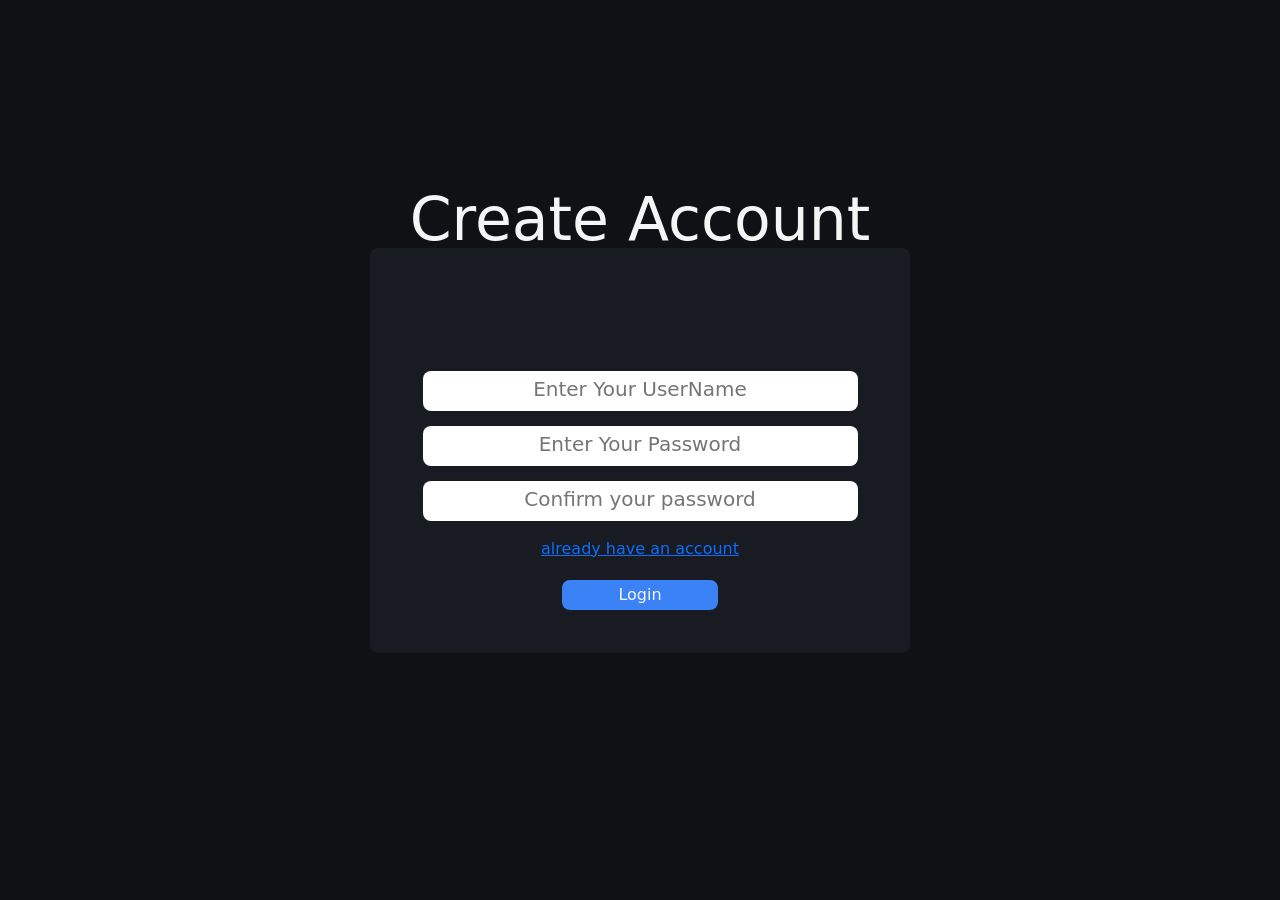
<file: index.html>
<!DOCTYPE html>
<html lang="en">
<head>
    <meta charset="UTF-8">
    <meta name="viewport" content="width=device-width, initial-scale=1.0">
    <title>Create</title>
    <link rel="stylesheet" href="create.css">
    <link href="https://cdn.jsdelivr.net/npm/bootstrap@5.3.8/dist/css/bootstrap.min.css" rel="stylesheet" integrity="sha384-sRIl4kxILFvY47J16cr9ZwB07vP4J8+LH7qKQnuqkuIAvNWLzeN8tE5YBujZqJLB" crossorigin="anonymous">
</head>
<body id="body">
<div id="cover">
    <div id="hx">
        <h1>Create Account</h1>
    </div>
    
    <form>
        <input type="text" name="username" id="username" placeholder="Enter Your UserName" required>
        <input type="password" name="password" id="password" placeholder="Enter Your Password" required>
         <input type="password" name="cpassword" id="cpassword" placeholder="Confirm your password" required>
        
    </form>
    <p id="nigger"></p>
    <a href="login.html">already have an account</a>
    <button id="bttn" type="button">Login</button>
</div>
    <script src="create.js"></script>
    <script src="https://cdn.jsdelivr.net/npm/bootstrap@5.3.8/dist/js/bootstrap.bundle.min.js" integrity="sha384-FKyoEForCGlyvwx9Hj09JcYn3nv7wiPVlz7YYwJrWVcXK/BmnVDxM+D2scQbITxI" crossorigin="anonymous"></script>
</body>
</html>
</file>
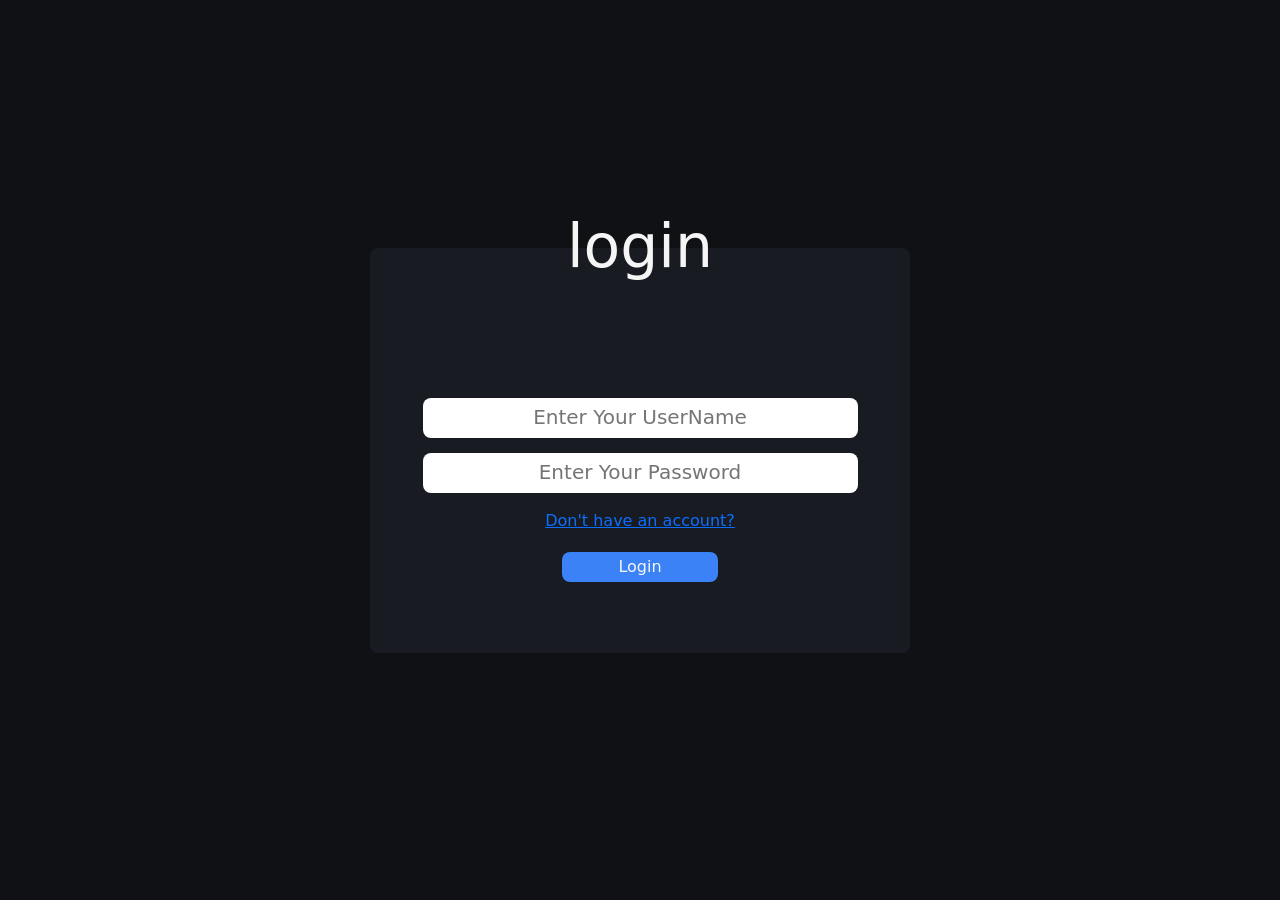
<file: login.html>
<!DOCTYPE html>
<html lang="en">
<head>
    <meta charset="UTF-8">
    <meta name="viewport" content="width=device-width, initial-scale=1.0">
    <title>Create</title>
    <link rel="stylesheet" href="login.css">
    <link href="https://cdn.jsdelivr.net/npm/bootstrap@5.3.8/dist/css/bootstrap.min.css" rel="stylesheet" integrity="sha384-sRIl4kxILFvY47J16cr9ZwB07vP4J8+LH7qKQnuqkuIAvNWLzeN8tE5YBujZqJLB" crossorigin="anonymous">
</head>
<body id="body">
<div id="cover">
    <div id="hx">
        <h1>login</h1>
    </div>
    
    <form>
        <input type="text" name="username" id="username" placeholder="Enter Your UserName" required>
        <input type="password" name="password" id="password" placeholder="Enter Your Password" required>
    </form>
    <p id="nigger"></p>
    <a href="index.html">Don't have an account?</a>
    <button id="bttn" type="button">Login</button>
</div>
    <script src="login.js"></script>
    <script src="https://cdn.jsdelivr.net/npm/bootstrap@5.3.8/dist/js/bootstrap.bundle.min.js" integrity="sha384-FKyoEForCGlyvwx9Hj09JcYn3nv7wiPVlz7YYwJrWVcXK/BmnVDxM+D2scQbITxI" crossorigin="anonymous"></script>
</body>
</html>
</file>
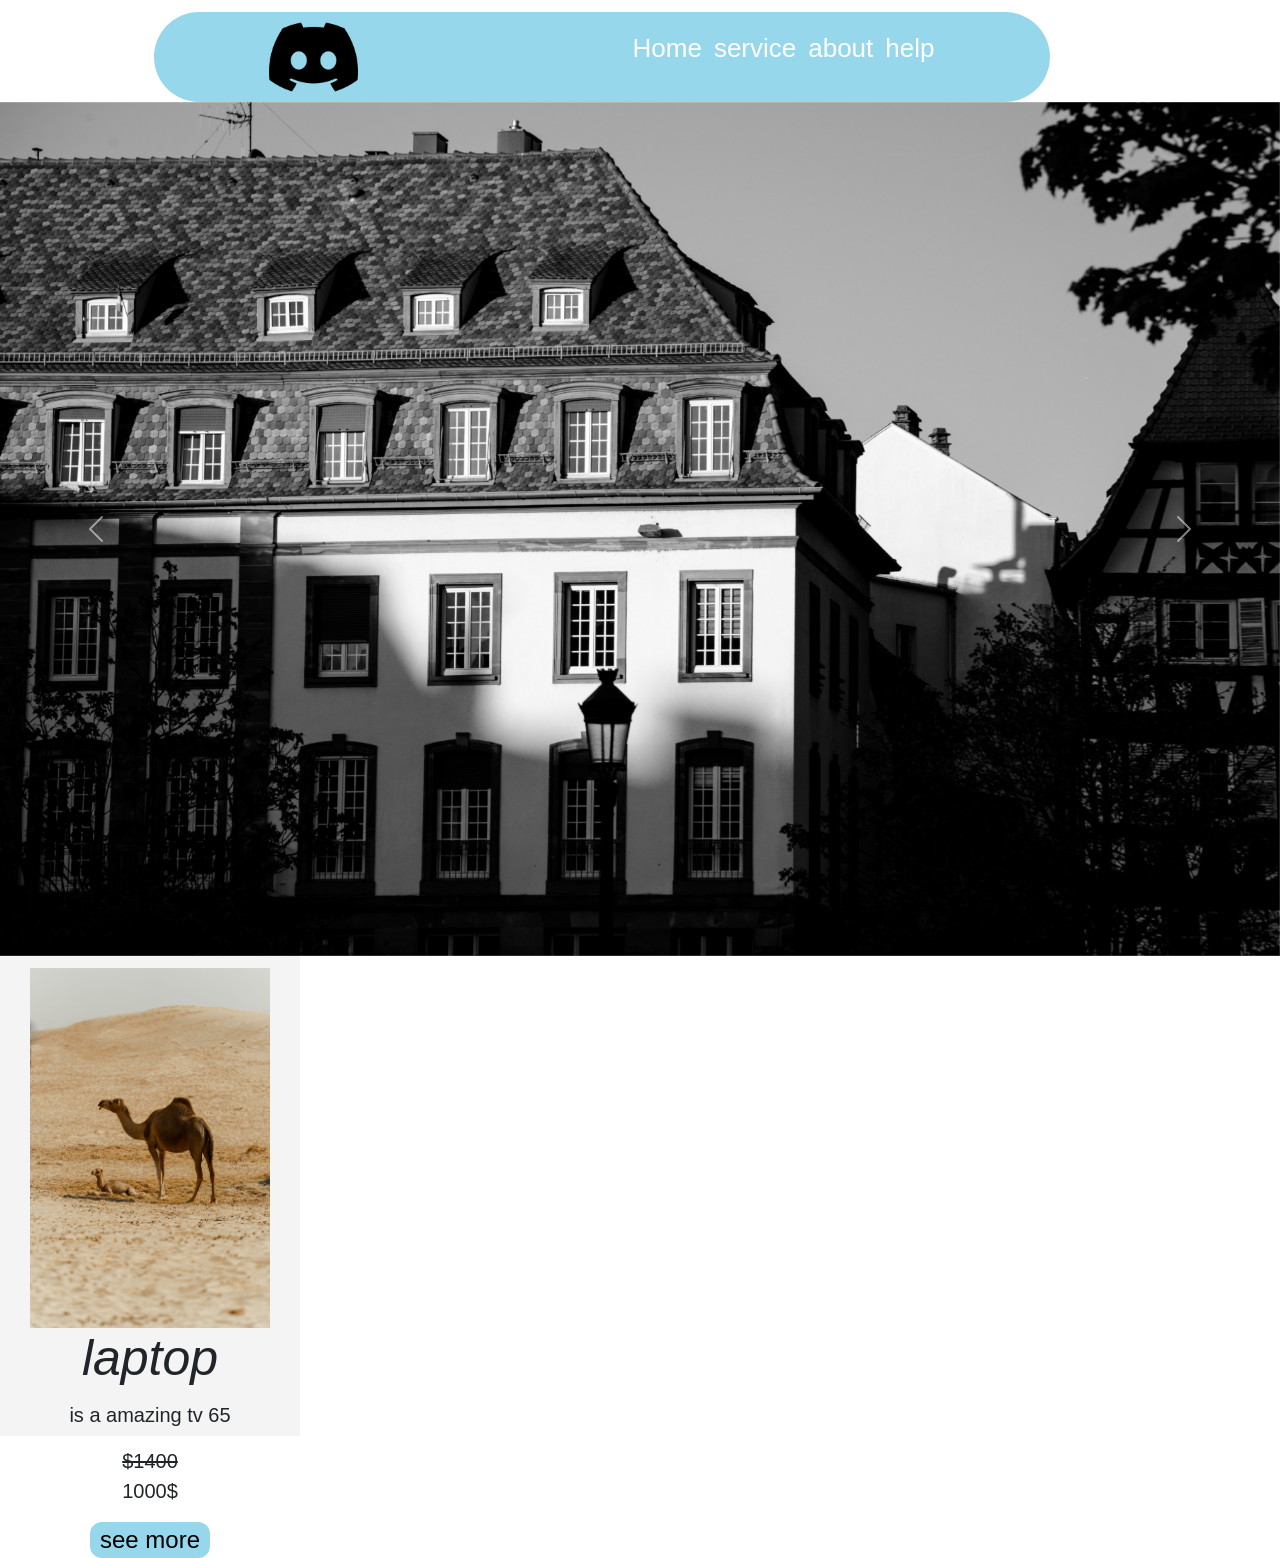
<file: pro.html>
<!DOCTYPE html>
<html lang="en">
<head>
    <meta charset="UTF-8">
    <link href="https://cdn.jsdelivr.net/npm/bootstrap@5.3.8/dist/css/bootstrap.min.css" rel="stylesheet" integrity="sha384-sRIl4kxILFvY47J16cr9ZwB07vP4J8+LH7qKQnuqkuIAvNWLzeN8tE5YBujZqJLB" crossorigin="anonymous">
    <meta name="viewport" content="width=device-width, initial-scale=1.0">
    <title>Document</title>
    <link rel="stylesheet" href="pro.css">
</head>
<body>
    <header>
        <img src="discord.png" alt="">
        <ul>
            <li><a href="#header">Home</a></li>
            <li><a href="#">service</a></li>
            <li><a href="#">about</a></li>
            <li><a href="#">help</a></li>
        </ul>
    </header>
    <div id="carouselExampleInterval" class="carousel slide" data-bs-ride="carousel">
  <div class="carousel-inner">
    <div class="carousel-item active" data-bs-interval="10000">
      <img src="pexels-ramonkaphotography-32116697.jpg" class="d-block w-100 imgn" alt="...">
    </div>
    <div class="carousel-item" data-bs-interval="2000">
      <img src="pexels-ramonkaphotography-32116697.jpg" class="d-block w-100" alt="...">
    </div>
    <div class="carousel-item">
      <img src="pexels-ramonkaphotography-32116697.jpg" class="d-block w-100" alt="...">
    </div>
  </div>
  <button class="carousel-control-prev" type="button" data-bs-target="#carouselExampleInterval" data-bs-slide="prev">
    <span class="carousel-control-prev-icon" aria-hidden="true"></span>
    <span class="visually-hidden">Previous</span>
  </button>
  <button class="carousel-control-next" type="button" data-bs-target="#carouselExampleInterval" data-bs-slide="next">
    <span class="carousel-control-next-icon" aria-hidden="true"></span>
    <span class="visually-hidden">Next</span>
  </button>
</div>
<div class="item">
  <img src="pexels-genihoka-35721246.jpg" alt="">
  <h2>laptop</h2>
  <p>is a amazing tv 65</p>
  <del>$1400</del>
  <p>1000$</p>
  <button id="btn">see more</button>
</div>


    <script src="https://cdn.jsdelivr.net/npm/bootstrap@5.3.8/dist/js/bootstrap.bundle.min.js" integrity="sha384-FKyoEForCGlyvwx9Hj09JcYn3nv7wiPVlz7YYwJrWVcXK/BmnVDxM+D2scQbITxI" crossorigin="anonymous"></script>
</body>
</html>
</file>
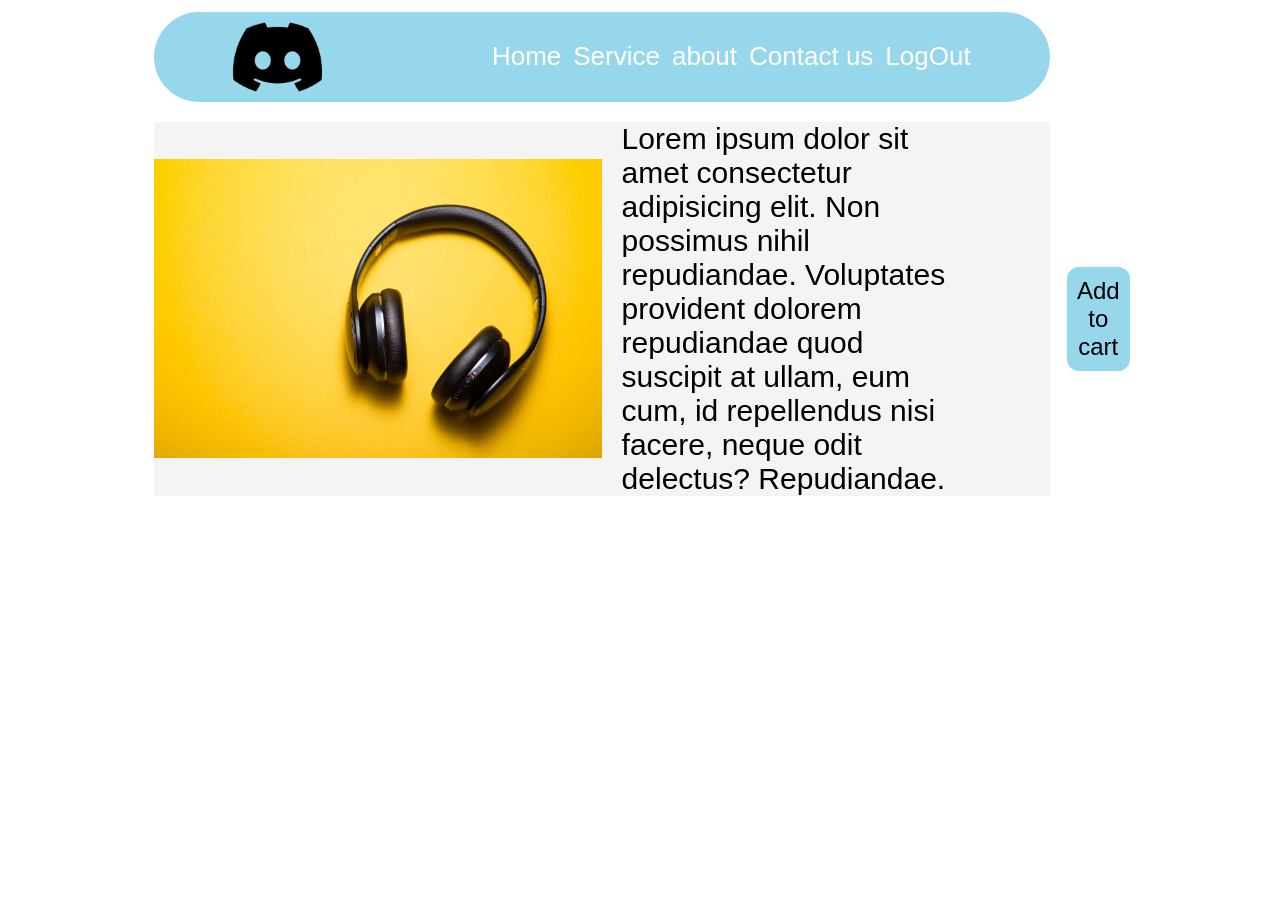
<file: prodel.html>
<!DOCTYPE html>
<html lang="en">
<head>
    <meta charset="UTF-8">
    <meta name="viewport" content="width=device-width, initial-scale=1.0">
    <title>Document</title>
    <link rel="stylesheet" href="prodel.css">
</head>
<body>
    <header>
        <img src="discord.png" alt="">
        <ul>
            <li><a href="pro.html">Home</a></li>
            <li><a href="#">Service</a></li>
            <li><a href="#">about</a></li>
            <li><a href="#">Contact us</a></li>
            <li><a href="login.html">LogOut</a></li>
        </ul>
    </header>
    <div class="pro">
        <img src="photo-1505740420928-5e560c06d30e.avif" alt="">
        <p>Lorem ipsum dolor sit amet consectetur adipisicing elit. Non possimus nihil repudiandae. Voluptates provident dolorem repudiandae quod suscipit at ullam, eum cum, id repellendus nisi facere, neque odit delectus? Repudiandae.</p>
        <br>
        <button class="btn">Add to cart</button>
    </div>
</body>
</html>
</file>
<file: create.css>
#body{
    min-height: 100vh;
    display: flex;
    justify-content: center;
    align-items: center;
    background-color: #0F1115;
}
a{
    text-decoration: none;
    color: #60A5FA;
}
form{
    display: flex;
    flex-direction: column;
    gap: 15px;
}
#cover {
    background-color: #181B21;
    height: 45vh;
    width: 60vh;
    display: flex;
    flex-direction: column;
    justify-content: center;
    align-items: center;
    border: none;
    border-radius: 8px;
}
#bttn{
    background-color: #3B82F6;
    border: none;
    margin-top: 19px;
    height: 30px;
    width: 156px;
    border-radius: 8px;
    color: #F5F5F5;
    transition: all 0.3s ease;
}
#bttn:hover{
    background-color: #2563EB;
}
input{
    width: 435px;
    border: none;
    border-radius: 8px;
    height: 40px;
}
input::placeholder{
    font-size: 20px;
    text-align: center;
}
#hx h1{
    position: relative;
    bottom: 108px;
    font-size: 60px;
    color: #F5F5F5;
}
</file>
<file: login.css>
#body{
    min-height: 100vh;
    display: flex;
    justify-content: center;
    align-items: center;
    background-color: #0F1115;
}
a{
    text-decoration: none;
    color: #60A5FA;
}
form{
    display: flex;
    flex-direction: column;
    gap: 15px;
}
#cover {
    background-color: #181B21;
    height: 45vh;
    width: 60vh;
    display: flex;
    flex-direction: column;
    justify-content: center;
    align-items: center;
    border: none;
    border-radius: 8px;
}
#bttn{
    background-color: #3B82F6;
    border: none;
    margin-top: 19px;
    height: 30px;
    width: 156px;
    border-radius: 8px;
    color: #F5F5F5;
    transition: all 0.3s ease;
}
#bttn:hover{
    background-color: #2563EB;
}
input{
    width: 435px;
    border: none;
    border-radius: 8px;
    height: 40px;
}
input::placeholder{
    font-size: 20px;
    text-align: center;
}
#hx h1{
    position: relative;
    bottom: 108px;
    font-size: 60px;
    color: #F5F5F5;
}
</file>
<file: pro.css>
*{
    margin: 0;
    padding: 0;
    box-sizing: border-box;
    font-family: Arial, Helvetica, sans-serif;

}
header{
    background-color: #97d7eb;
    color: white;
    display: flex;
    justify-content: space-around;
    align-items: center;
    border-radius: 200px;
    margin-top: 12px;
    width: 70%;
    margin-left: 12%;
}
header img{
    width: 10%;
}
ul{
    display: flex;
    justify-content: center;
    align-items: center;
}
li{
    padding-left: 12px;
    list-style: none;
}
a{
    text-decoration: none;
    color: white;
    font-size: 26px;
}
.imgn{
    width: 70%;
    height: 40%;
}
.big{
    margin-top: 120px;
    display: flex;
    justify-content: center;
    align-items: center;
    gap: 12px;
}
.item{
    width: 300px;
    height: 480px;
    background-color: #f4f4f4;
    font-size: 20px;
    text-align: center;
}
.item img{
    width: 80%;
    margin-top: 12px;
}
#btn{
    width: 120px;
    font-size: 24px;
    background-color: #97D7EB;
    border: none;
    border-radius: 12px;
    transition: all 0.4s;
}
#btn:hover{
    background-color: #8bc2d3;
    transform: scale(1.2);
}
h2{
    text-align: center;
    font-size: 50px;
    margin-bottom: 12px;
    font-family: 'Franklin Gothic Medium', 'Arial Narrow', Arial, sans-serif;
    font-style: italic;
}
footer{
    background-color: #97d7eb;
    text-align: center;
    color: white;
    margin-top: 50px;
}
</file>
<file: prodel.css>
*{
    margin: 0;
    padding: 0;
    box-sizing: border-box;
    font-family: Arial, Helvetica, sans-serif;
}
header{
    background-color: #97d7eb;
    color: white;
    display: flex;
    justify-content: space-around;
    align-items: center;
    border-radius: 200px;
    margin-top: 12px;
    width: 70%;
    margin-left: 12%;
}
header img{
    width: 10%;
}
ul{
    display: flex;
    justify-content: center;
    align-items: center;
}
li{
    padding-left: 12px;
    list-style: none;
}
a{
    text-decoration: none;
    color: white;
    font-size: 26px;
}
.pro{
    margin-top: 20px;
    margin-left: 12%;
    width: 70%;
    height: 80%;
    background-color: #f4f4f4;
    display: flex;
    justify-content: center;
    align-items: center;
}
.pro img{
    width: 50%;
}
.pro p{
    font-size: 30px;
    padding-left: 20px;
}
.btn {
    width: 200px;
    padding: 10px;
    font-size: 24px;
    background-color: #97d7eb;
    border: none;
    border-radius: 12px;
    cursor: pointer;
    margin-left: 20px;
    margin-top: 20px;
    transition: all 0.4s ease;
    position: relative;
    left: 80px;
}

.btn:hover {
    background-color: #8bc2d3;
}
</file>
